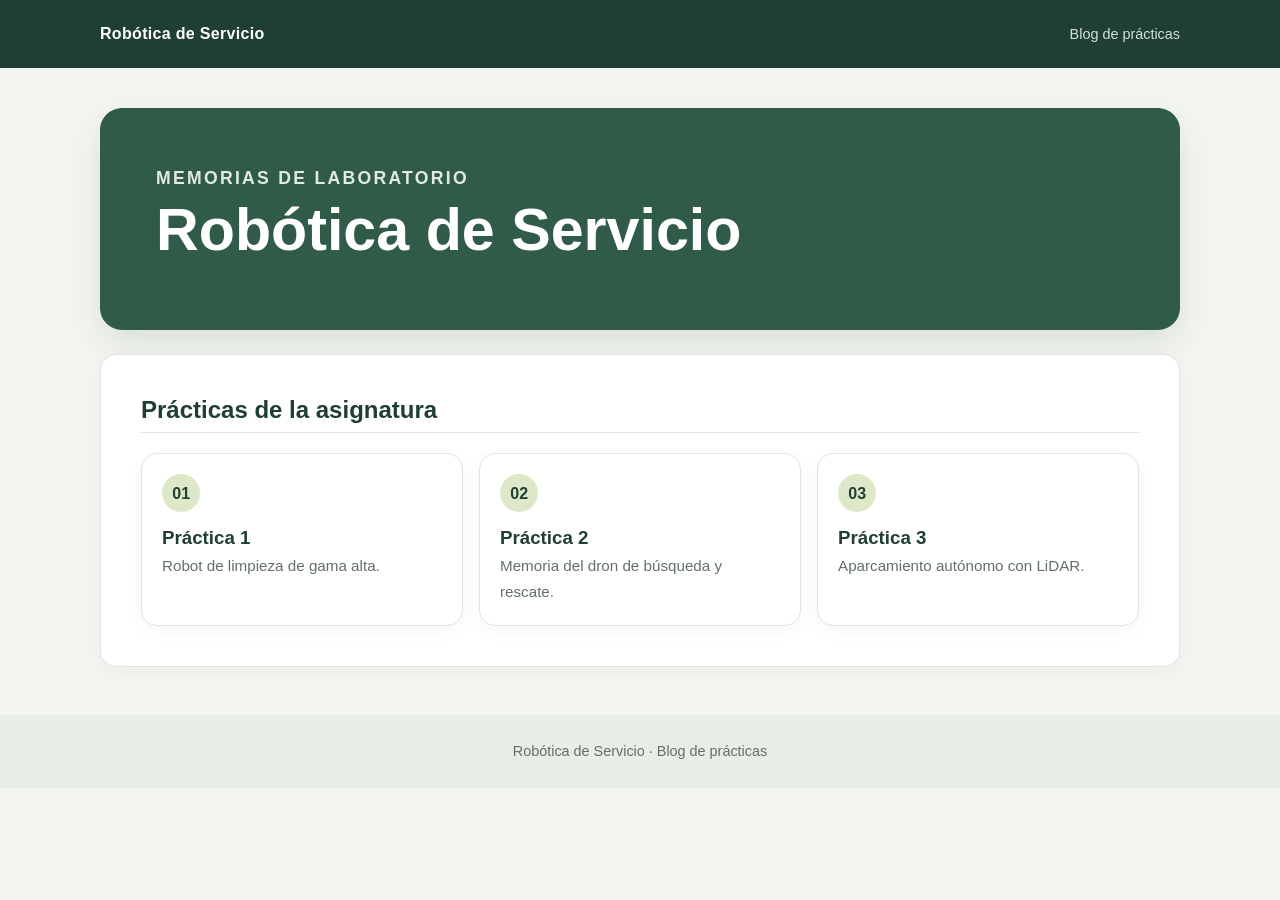
<file: index.html>
<!DOCTYPE html>
<html lang="es">

<head>
    <meta charset="UTF-8">
    <meta name="viewport" content="width=device-width, initial-scale=1">
    <meta name="description" content="Blog de las prácticas de Robótica de Servicio.">
    <title>Robótica de Servicio | Blog de prácticas</title>
    <link rel="stylesheet" href="style.css">
</head>

<body>
    <header class="site-header">
        <nav class="site-nav" aria-label="Navegación principal">
            <a class="site-brand" href="./">Robótica de Servicio</a>
            <span class="nav-note">Blog de prácticas</span>
        </nav>
    </header>

    <main class="container home-container">
        <section class="hero" aria-labelledby="titulo-principal">
            <p class="eyebrow">Memorias de laboratorio</p>
            <h1 id="titulo-principal">Robótica de Servicio</h1>
        </section>

        <section class="content-card" aria-labelledby="practicas">
            <h2 id="practicas">Prácticas de la asignatura</h2>
            

            <ul class="practice-list">
                <li>
                    <a class="practice-card" href="p1/">
                        <span class="practice-number" aria-hidden="true">01</span>
                        <h3>Práctica 1</h3>
                        <p>Robot de limpieza de gama alta.</p>
                    </a>
                </li>
                <li>
                    <a class="practice-card" href="p2/">
                        <span class="practice-number" aria-hidden="true">02</span>
                        <h3>Práctica 2</h3>
                        <p>Memoria del dron de búsqueda y rescate.</p>
                    </a>
                </li>
                <li>
                    <a class="practice-card" href="p3/">
                        <span class="practice-number" aria-hidden="true">03</span>
                        <h3>Práctica 3</h3>
                        <p>Aparcamiento autónomo con LiDAR.</p>
                    </a>
                </li>
            </ul>
        </section>
    </main>

    <footer class="site-footer">Robótica de Servicio · Blog de prácticas</footer>
</body>

</html>
</file>
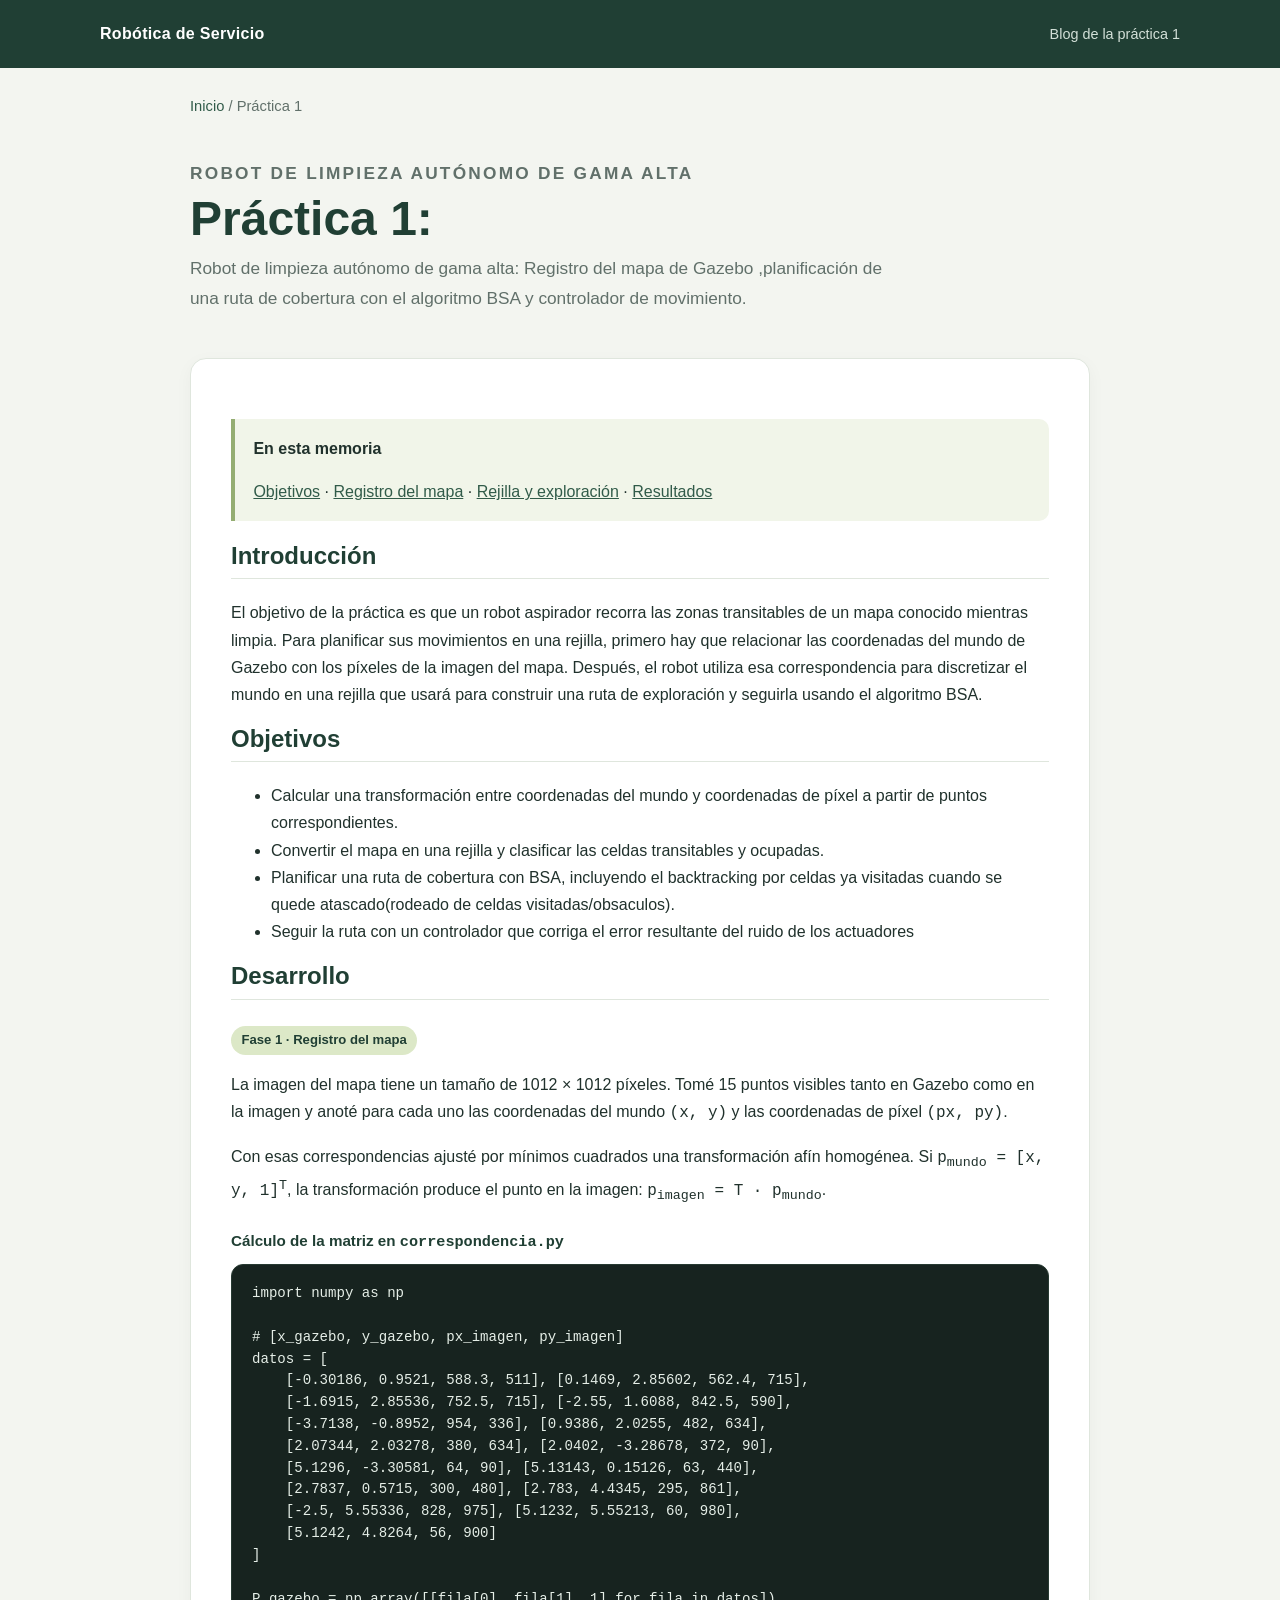
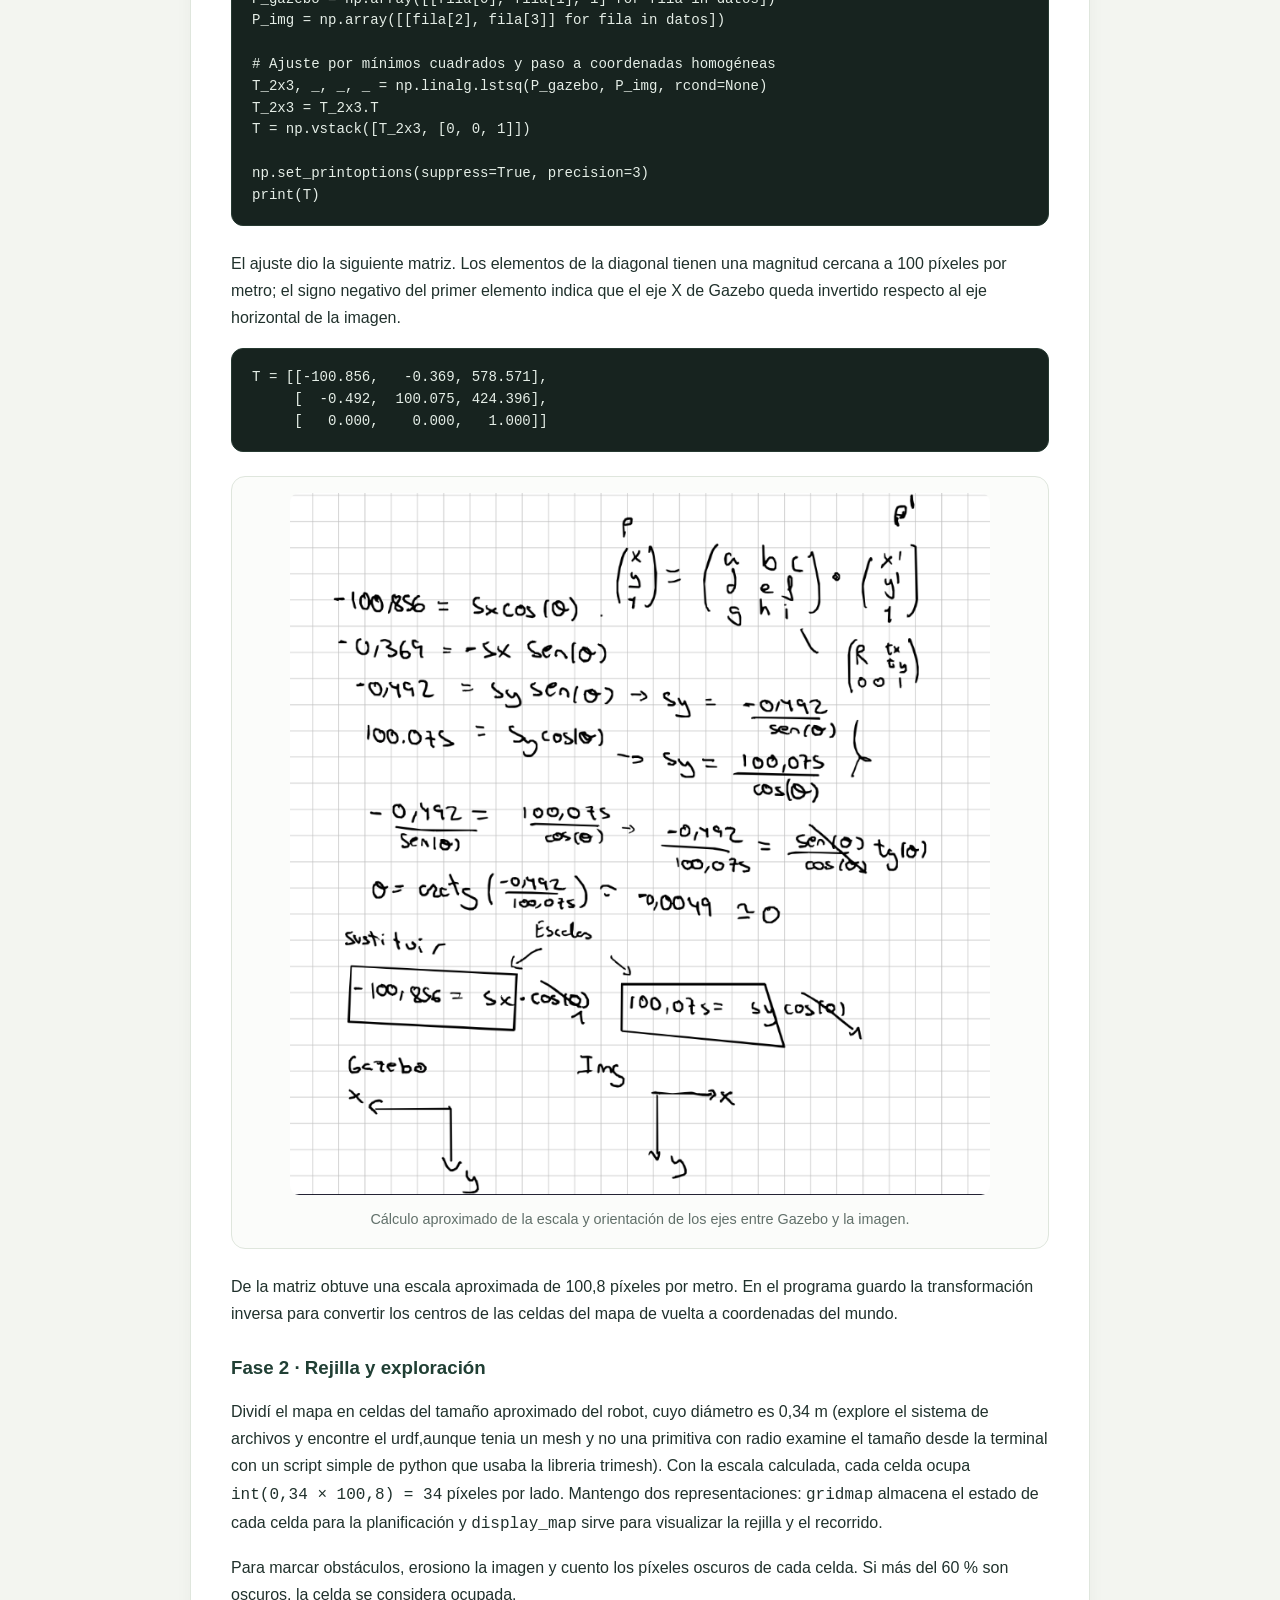
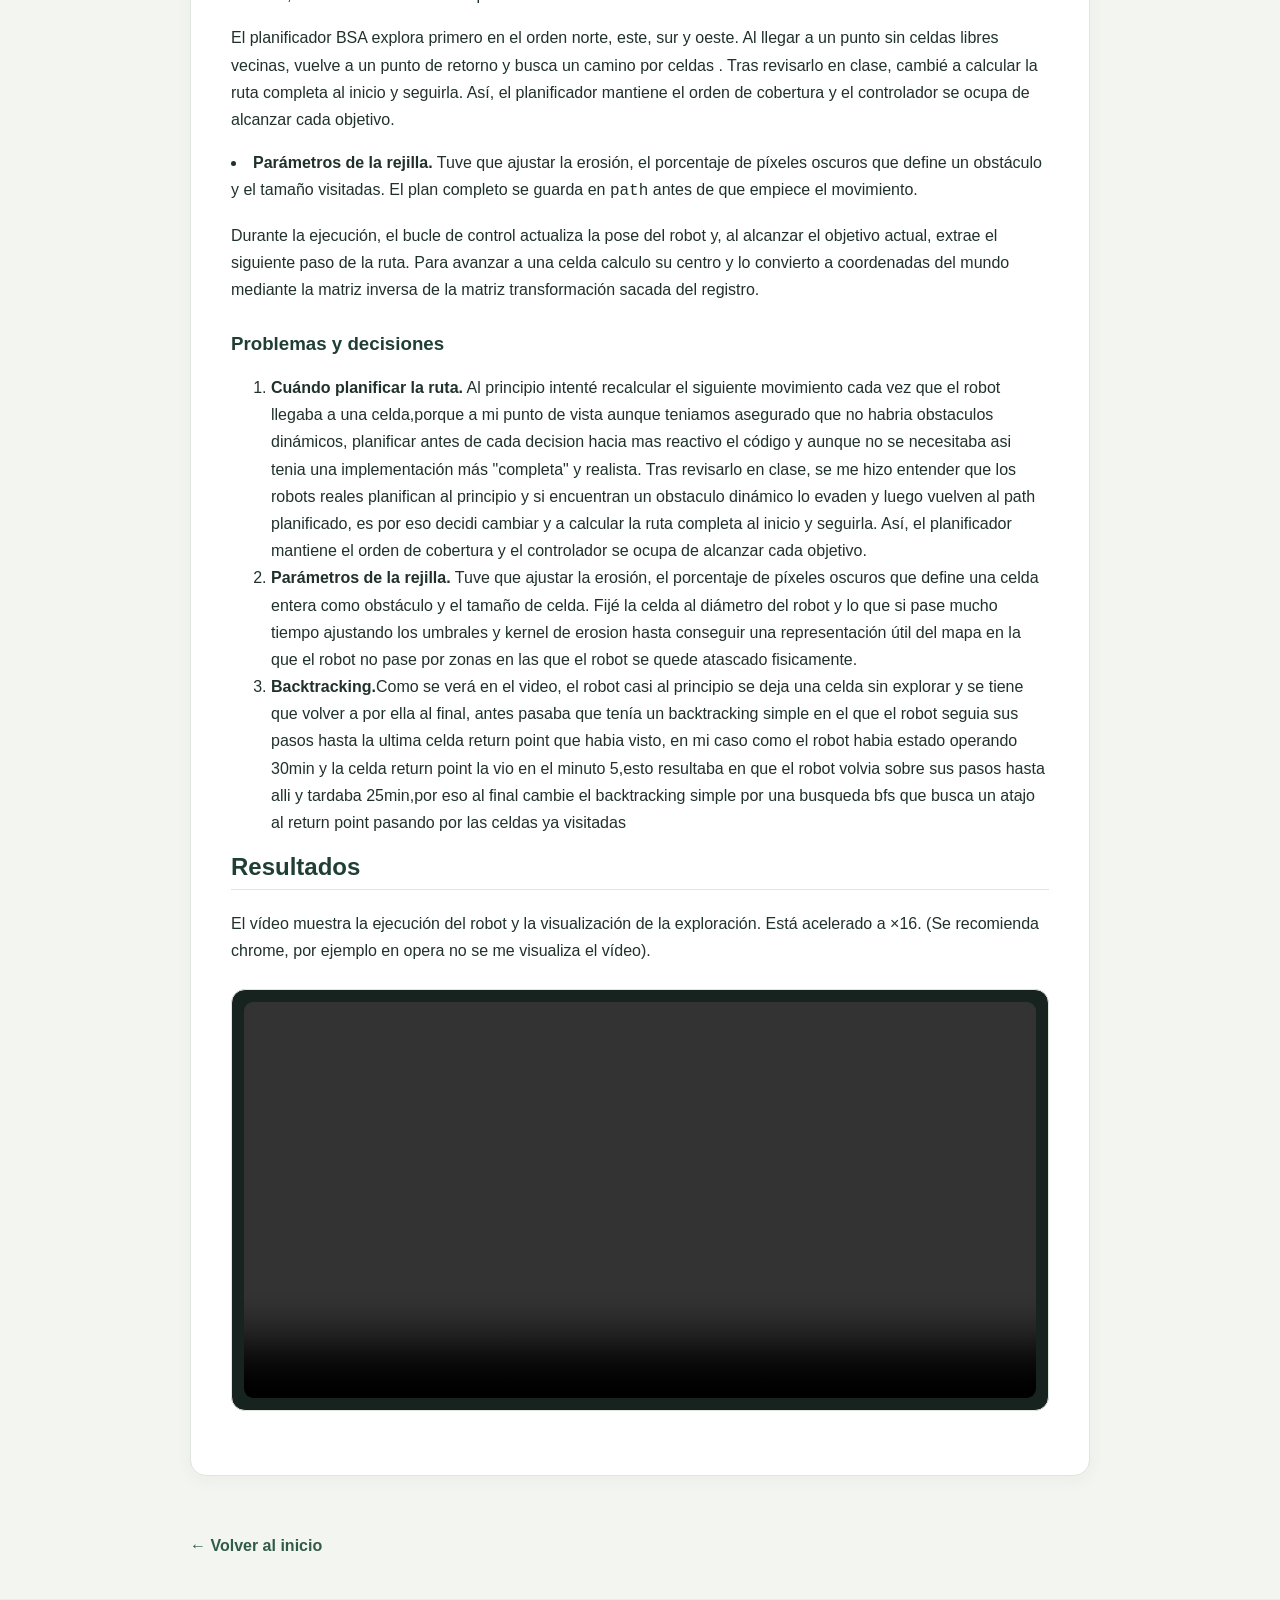
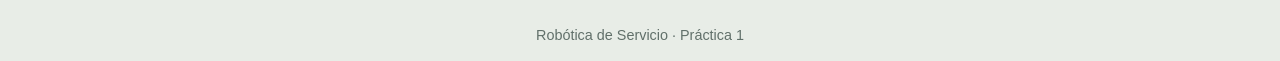
<file: p1/index.html>
<!DOCTYPE html>
<html lang="es">

<head>
    <meta charset="UTF-8">
    <meta name="viewport" content="width=device-width, initial-scale=1">
    <meta name="description" content="Memoria de la práctica 1 de Robótica de Servicio">
    <title>Práctica 1 | Robótica de Servicio</title>
    <link rel="stylesheet" href="../style.css">
</head>

<body>
    <header class="site-header">
        <nav class="site-nav" aria-label="Navegación principal">
            <a class="site-brand" href="../">Robótica de Servicio</a>
            <span class="nav-note">Blog de la práctica 1</span>
        </nav>
    </header>

    <main class="container">
        <p class="breadcrumb"><a href="../">Inicio</a> / Práctica 1</p>

        <header class="page-hero">
            <p class="eyebrow">Robot de limpieza autónomo de gama alta</p>
            <h1>Práctica 1:</h1>
            <p>Robot de limpieza autónomo de gama alta: Registro del mapa de Gazebo ,planificación de una ruta de cobertura con el algoritmo BSA y controlador de movimiento.</p>
        </header>

        <article class="content-card">
            <nav class="callout" aria-label="Contenido de la memoria">
                <strong>En esta memoria</strong>
                <p><a href="#objetivos">Objetivos</a> · <a href="#registro">Registro del mapa</a> · <a href="#exploracion">Rejilla y exploración</a> · <a href="#resultados">Resultados</a></p>
            </nav>

            <section aria-labelledby="introduccion">
                <h2 id="introduccion">Introducción</h2>
                <p>El objetivo de la práctica es que un robot aspirador recorra las zonas transitables de un mapa conocido mientras limpia. Para planificar sus movimientos en una rejilla, primero hay que relacionar las coordenadas del mundo de Gazebo con los píxeles de la imagen del mapa. Después, el robot utiliza esa correspondencia para discretizar el mundo en una rejilla que usará para construir una ruta de exploración y seguirla usando el algoritmo BSA.</p>
            </section>

            <section id="objetivos" aria-labelledby="titulo-objetivos">
                <h2 id="titulo-objetivos">Objetivos</h2>
                <ul>
                    <li>Calcular una transformación entre coordenadas del mundo y coordenadas de píxel a partir de puntos correspondientes.</li>
                    <li>Convertir el mapa en una rejilla y clasificar las celdas transitables y ocupadas.</li>
                    <li>Planificar una ruta de cobertura con BSA, incluyendo el backtracking por celdas ya visitadas cuando se quede atascado(rodeado de celdas visitadas/obsaculos).</li>
                    <li>Seguir la ruta con un controlador que corriga el error resultante del ruido de los actuadores</li>
                </ul>
            </section>

            <section id="registro" aria-labelledby="titulo-registro">
                <h2 id="titulo-registro">Desarrollo</h2>
                <p class="phase-label">Fase 1 · Registro del mapa</p>
                <p>La imagen del mapa tiene un tamaño de 1012 × 1012 píxeles. Tomé 15 puntos visibles tanto en Gazebo como en la imagen y anoté para cada uno las coordenadas del mundo <code>(x, y)</code> y las coordenadas de píxel <code>(px, py)</code>.</p>

                <p>Con esas correspondencias ajusté por mínimos cuadrados una transformación afín homogénea. Si <code>p<sub>mundo</sub> = [x, y, 1]<sup>T</sup></code>, la transformación produce el punto en la imagen: <code>p<sub>imagen</sub> = T · p<sub>mundo</sub></code>.</p>

                <p class="code-caption">Cálculo de la matriz en <code>correspondencia.py</code></p>
                <pre><code>import numpy as np

# [x_gazebo, y_gazebo, px_imagen, py_imagen]
datos = [
    [-0.30186, 0.9521, 588.3, 511], [0.1469, 2.85602, 562.4, 715],
    [-1.6915, 2.85536, 752.5, 715], [-2.55, 1.6088, 842.5, 590],
    [-3.7138, -0.8952, 954, 336], [0.9386, 2.0255, 482, 634],
    [2.07344, 2.03278, 380, 634], [2.0402, -3.28678, 372, 90],
    [5.1296, -3.30581, 64, 90], [5.13143, 0.15126, 63, 440],
    [2.7837, 0.5715, 300, 480], [2.783, 4.4345, 295, 861],
    [-2.5, 5.55336, 828, 975], [5.1232, 5.55213, 60, 980],
    [5.1242, 4.8264, 56, 900]
]

P_gazebo = np.array([[fila[0], fila[1], 1] for fila in datos])
P_img = np.array([[fila[2], fila[3]] for fila in datos])

# Ajuste por mínimos cuadrados y paso a coordenadas homogéneas
T_2x3, _, _, _ = np.linalg.lstsq(P_gazebo, P_img, rcond=None)
T_2x3 = T_2x3.T
T = np.vstack([T_2x3, [0, 0, 1]])

np.set_printoptions(suppress=True, precision=3)
print(T)</code></pre>

                <p>El ajuste dio la siguiente matriz. Los elementos de la diagonal tienen una magnitud cercana a 100 píxeles por metro; el signo negativo del primer elemento indica que el eje X de Gazebo queda invertido respecto al eje horizontal de la imagen.</p>

                <pre><code>T = [[-100.856,   -0.369, 578.571],
     [  -0.492,  100.075, 424.396],
     [   0.000,    0.000,   1.000]]</code></pre>

                <figure class="figure-card">
                    <img src="resources/calculo_escala.png" alt="Apuntes del cálculo de la escala y la orientación a partir de la matriz de transformación">
                    <figcaption>Cálculo aproximado de la escala y orientación de los ejes entre Gazebo y la imagen.</figcaption>
                </figure>

                <p>De la matriz obtuve una escala aproximada de 100,8 píxeles por metro. En el programa guardo la transformación inversa para convertir los centros de las celdas del mapa de vuelta a coordenadas del mundo.</p>
               
            </section>

            <section id="exploracion" aria-labelledby="titulo-exploracion">
                <h3 id="titulo-exploracion">Fase 2 · Rejilla y exploración</h3>
                <p>Dividí el mapa en celdas del tamaño aproximado del robot, cuyo diámetro es 0,34 m (explore el sistema de archivos y encontre el urdf,aunque tenia un mesh y no una primitiva con radio examine el tamaño desde la terminal con un script simple de python que usaba la libreria trimesh). Con la escala calculada, cada celda ocupa <code>int(0,34 × 100,8) = 34</code> píxeles por lado. Mantengo dos representaciones: <code>gridmap</code> almacena el estado de cada celda para la planificación y <code>display_map</code> sirve para visualizar la rejilla y el recorrido.</p>

                <p>Para marcar obstáculos, erosiono la imagen y cuento los píxeles oscuros de cada celda. Si más del 60 % son oscuros, la celda se considera ocupada.</p>
                
                <p>El planificador BSA explora primero en el orden norte, este, sur y oeste. Al llegar a un punto sin celdas libres vecinas, vuelve a un punto de retorno y busca un camino por celdas . Tras revisarlo en clase, cambié a calcular la ruta completa al inicio y seguirla. Así, el planificador mantiene el orden de cobertura y el controlador se ocupa de alcanzar cada objetivo.</li>
                    <li><strong>Parámetros de la rejilla.</strong> Tuve que ajustar la erosión, el porcentaje de píxeles oscuros que define un obstáculo y el tamaño visitadas. El plan completo se guarda en <code>path</code> antes de que empiece el movimiento.</p>
                
                <p>Durante la ejecución, el bucle de control actualiza la pose del robot y, al alcanzar el objetivo actual, extrae el siguiente paso de la ruta. Para avanzar a una celda calculo su centro y lo convierto a coordenadas del mundo mediante la matriz inversa de la matriz transformación sacada del registro.</p>
            </section>

            <section aria-labelledby="problemas">
                <h3 id="problemas">Problemas y decisiones</h3>
                <ol>
                    <li><strong>Cuándo planificar la ruta.</strong> Al principio intenté recalcular el siguiente movimiento cada vez que el robot llegaba a una celda,porque a mi punto de vista aunque teniamos asegurado que no habria obstaculos dinámicos, planificar antes de cada decision hacia mas reactivo el código y aunque no se necesitaba asi tenia una implementación más "completa" y realista. Tras revisarlo en clase, se me hizo entender que los robots reales planifican al principio y si encuentran un obstaculo dinámico lo evaden y luego vuelven al path planificado, es por eso decidi cambiar y a calcular la ruta completa al inicio y seguirla. Así, el planificador mantiene el orden de cobertura y el controlador se ocupa de alcanzar cada objetivo.</li>
                    <li><strong>Parámetros de la rejilla.</strong> Tuve que ajustar la erosión, el porcentaje de píxeles oscuros que define una celda entera como obstáculo y el tamaño de celda. Fijé la celda al diámetro del robot y lo que si pase mucho tiempo ajustando los umbrales y kernel de erosion hasta conseguir una representación útil del mapa en la que el robot no pase por zonas en las que el robot se quede atascado fisicamente.</li>
                    <li><strong>Backtracking.</strong>Como se verá en el video, el robot casi al principio se deja una celda sin explorar y se tiene que volver a por ella al final, antes pasaba que tenía un backtracking simple en el que el robot seguia sus pasos hasta la ultima celda return point que habia visto, en mi caso como el robot habia estado operando 30min y  la celda return point la vio en el minuto 5,esto resultaba en que el robot volvia sobre sus pasos hasta alli y tardaba 25min,por eso al final cambie el backtracking simple por una busqueda bfs que busca un atajo al return point pasando por las celdas ya visitadas</li>
                </ol>
            </section>

            <section id="resultados" aria-labelledby="titulo-resultados">
                <h2 id="titulo-resultados">Resultados</h2>
                <p>El vídeo muestra la ejecución del robot y la visualización de la exploración. Está acelerado a ×16. (Se recomienda chrome, por ejemplo en opera no se me visualiza el vídeo).</p>
                <figure class="figure-card video-card">
                    <video controls preload="metadata" playsinline>
                        <source src="resources/rob_servicio_p1_justodariovalverde.mp4" type="video/mp4">
                        Tu navegador no puede reproducir este vídeo. Puedes abrir el archivo <a href="resources/rob_servicio_p1_justodariovalverde.mp4">aquí</a>.
                    </video>
                </figure>
            </section>

        </article>

        <a class="back-link" href="../">← Volver al inicio</a>
    </main>

    <footer class="site-footer">Robótica de Servicio · Práctica 1</footer>
</body>

</html>
</file>
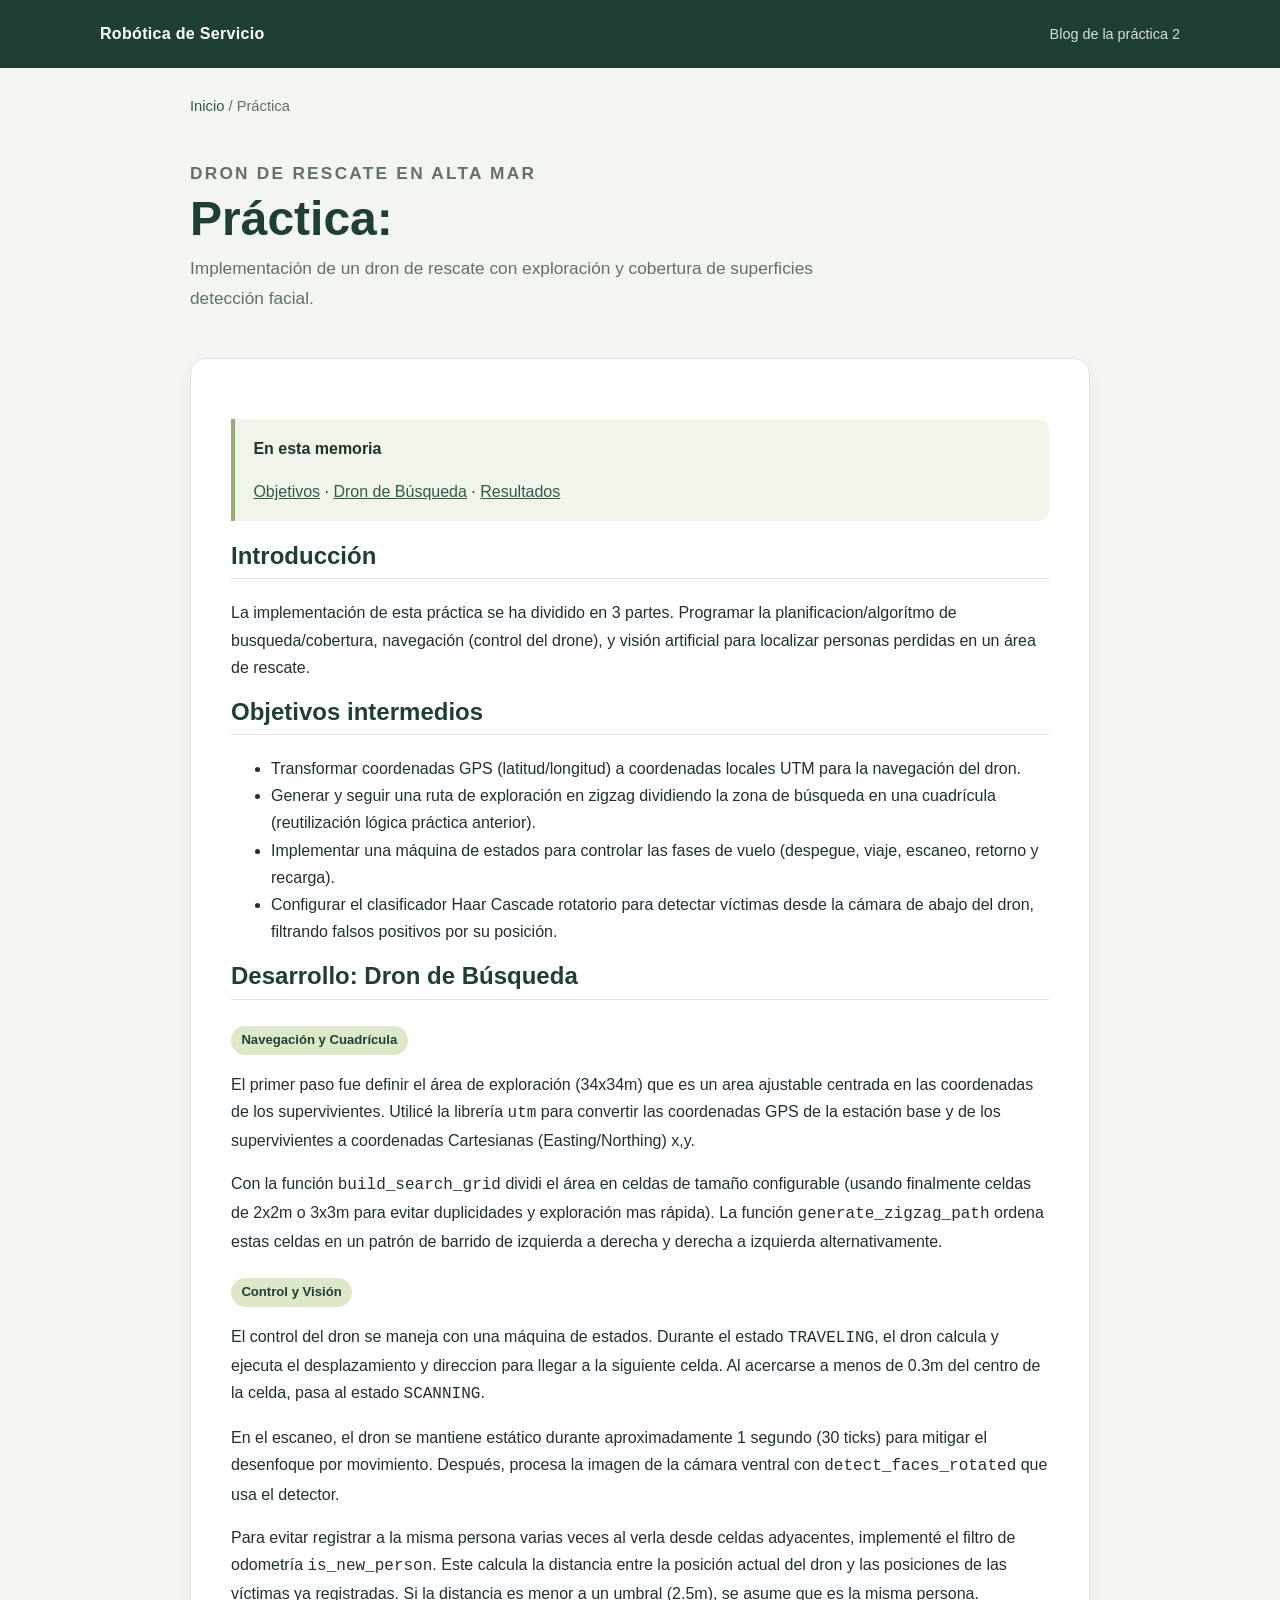
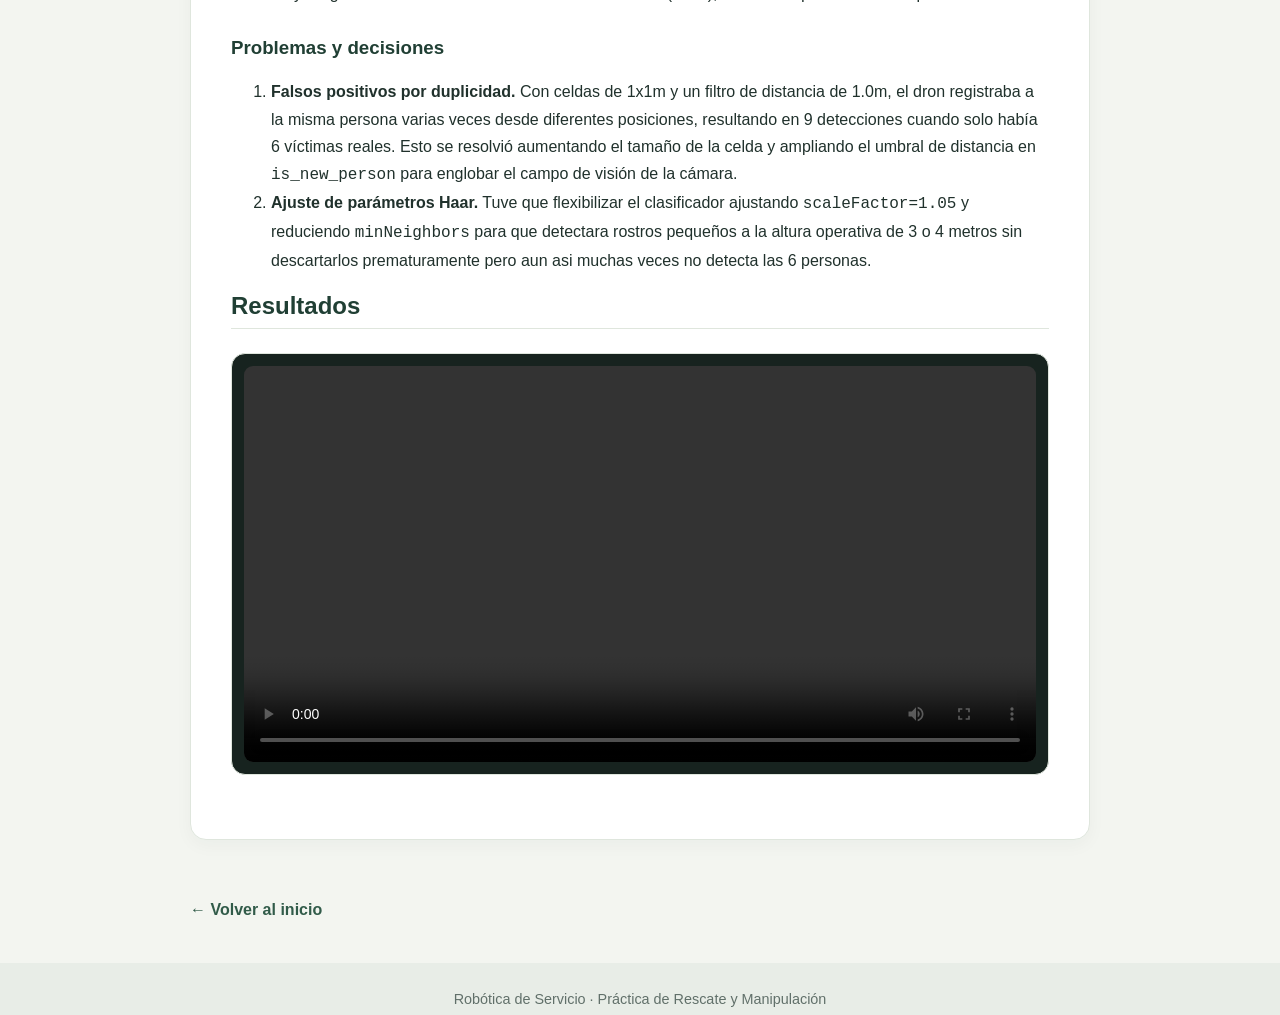
<file: p2/index.html>
<!DOCTYPE html>
<html lang="es">

<head>
    <meta charset="UTF-8">
    <meta name="viewport" content="width=device-width, initial-scale=1">
    <meta name="description" content="Memoria de la práctica de Robótica: Dron de Búsqueda y Rescate">
    <title>Práctica | Robótica de Servicio</title>
    <link rel="stylesheet" href="../style.css">
</head>

<body>
    <header class="site-header">
        <nav class="site-nav" aria-label="Navegación principal">
            <a class="site-brand" href="../">Robótica de Servicio</a>
            <span class="nav-note">Blog de la práctica 2</span>
        </nav>
    </header>

    <main class="container">
        <p class="breadcrumb"><a href="../">Inicio</a> / Práctica</p>

        <header class="page-hero">
            <p class="eyebrow">Dron de Rescate en alta mar</p>
            <h1>Práctica:</h1>
            <p>Implementación de un dron de rescate con exploración y cobertura de superficies detección facial.</p>
        </header>

        <article class="content-card">
            <nav class="callout" aria-label="Contenido">
                <strong>En esta memoria</strong>
                <p><a href="#objetivos">Objetivos</a> · <a href="#dron-rescate">Dron de Búsqueda</a> </a> · <a href="#resultados">Resultados</a></p>
            </nav>

            <section aria-labelledby="introduccion">
                <h2 id="introduccion">Introducción</h2>
                <p>La implementación de esta práctica se ha dividido en 3 partes. Programar la planificacion/algorítmo de busqueda/cobertura, navegación (control del drone), y visión artificial para localizar personas perdidas en un área de rescate.</p>
            </section>

            <section id="objetivos" aria-labelledby="titulo-objetivos">
                <h2 id="titulo-objetivos">Objetivos intermedios</h2>
                <ul>
                    <li>Transformar coordenadas GPS (latitud/longitud) a coordenadas locales UTM para la navegación del dron.</li>
                    <li>Generar y seguir una ruta de exploración en zigzag  dividiendo la zona de búsqueda en una cuadrícula (reutilización lógica práctica anterior).</li>
                    <li>Implementar una máquina de estados para controlar las fases de vuelo (despegue, viaje, escaneo, retorno y recarga).</li>
                    <li>Configurar el clasificador Haar Cascade rotatorio para detectar víctimas desde la cámara de abajo del dron, filtrando falsos positivos por su posición.</li>
                </ul>
            </section>

            <section id="dron-rescate" aria-labelledby="titulo-dron">
                <h2 id="titulo-dron">Desarrollo: Dron de Búsqueda</h2>
                <p class="phase-label">Navegación y Cuadrícula</p>
                <p>El primer paso fue definir el área de exploración (34x34m) que es un area ajustable centrada en las coordenadas de los supervivientes. Utilicé la librería <code>utm</code> para convertir las coordenadas GPS de la estación base y de los supervivientes a coordenadas Cartesianas (Easting/Northing) x,y.</p>
                <p>Con la función <code>build_search_grid</code>  dividi el área en celdas de tamaño configurable (usando finalmente celdas de 2x2m o 3x3m para evitar duplicidades y exploración mas rápida). La función <code>generate_zigzag_path</code> ordena estas celdas en un patrón de barrido de izquierda a derecha y derecha a izquierda alternativamente.</p>
                <p class="phase-label">Control y Visión</p>
                <p>El control del dron se maneja con una máquina de estados. Durante el estado <code>TRAVELING</code>, el dron calcula y ejecuta el desplazamiento y direccion para llegar a la siguiente celda. Al acercarse a menos de 0.3m del centro de la celda, pasa al estado <code>SCANNING</code>.</p>
                <p>En el escaneo, el dron se mantiene estático durante aproximadamente 1 segundo (30 ticks) para mitigar el desenfoque por movimiento. Después, procesa la imagen de la cámara ventral con <code>detect_faces_rotated</code> que usa el detector.</p>
                <p>Para evitar registrar a la misma persona varias veces al verla desde celdas adyacentes, implementé el filtro de odometría <code>is_new_person</code>. Este calcula la distancia entre la posición actual del dron y las posiciones de las víctimas ya registradas. Si la distancia es menor a un umbral (2.5m), se asume que es la misma persona.</p>
            </section>


            <section aria-labelledby="problemas">
                <h3 id="problemas">Problemas y decisiones</h3>
                <ol>
                    <li><strong>Falsos positivos por duplicidad.</strong> Con celdas de 1x1m y un filtro de distancia de 1.0m, el dron registraba a la misma persona varias veces desde diferentes posiciones, resultando en 9 detecciones cuando solo había 6 víctimas reales. Esto se resolvió aumentando el tamaño de la celda y ampliando el umbral de distancia en <code>is_new_person</code> para englobar el campo de visión de la cámara.</li>
                    <li><strong>Ajuste de parámetros Haar.</strong> Tuve que flexibilizar el clasificador ajustando <code>scaleFactor=1.05</code> y reduciendo <code>minNeighbors</code> para que detectara rostros pequeños a la altura operativa de 3 o 4 metros sin descartarlos prematuramente pero aun asi muchas veces no detecta las 6 personas.</li>
                </ol>
            </section>

            <section id="resultados" aria-labelledby="titulo-resultados">
                <h2 id="titulo-resultados">Resultados</h2>
                
                <figure class="figure-card video-card">
                    <video controls preload="metadata" playsinline>
                        <source src="resources/demo.mp4" type="video/mp4">
                        Si tu navegador no puede reproducir este vídeo. Puedes abrir el archivo <a href="resources/rob_servicio_p1_justodariovalverde.mp4">aquí</a>.
                    </video>
                </figure>
            </section>

        </article>

        <a class="back-link" href="../">← Volver al inicio</a>
    </main>

    <footer class="site-footer">Robótica de Servicio · Práctica de Rescate y Manipulación</footer>
</body>

</html>
</file>
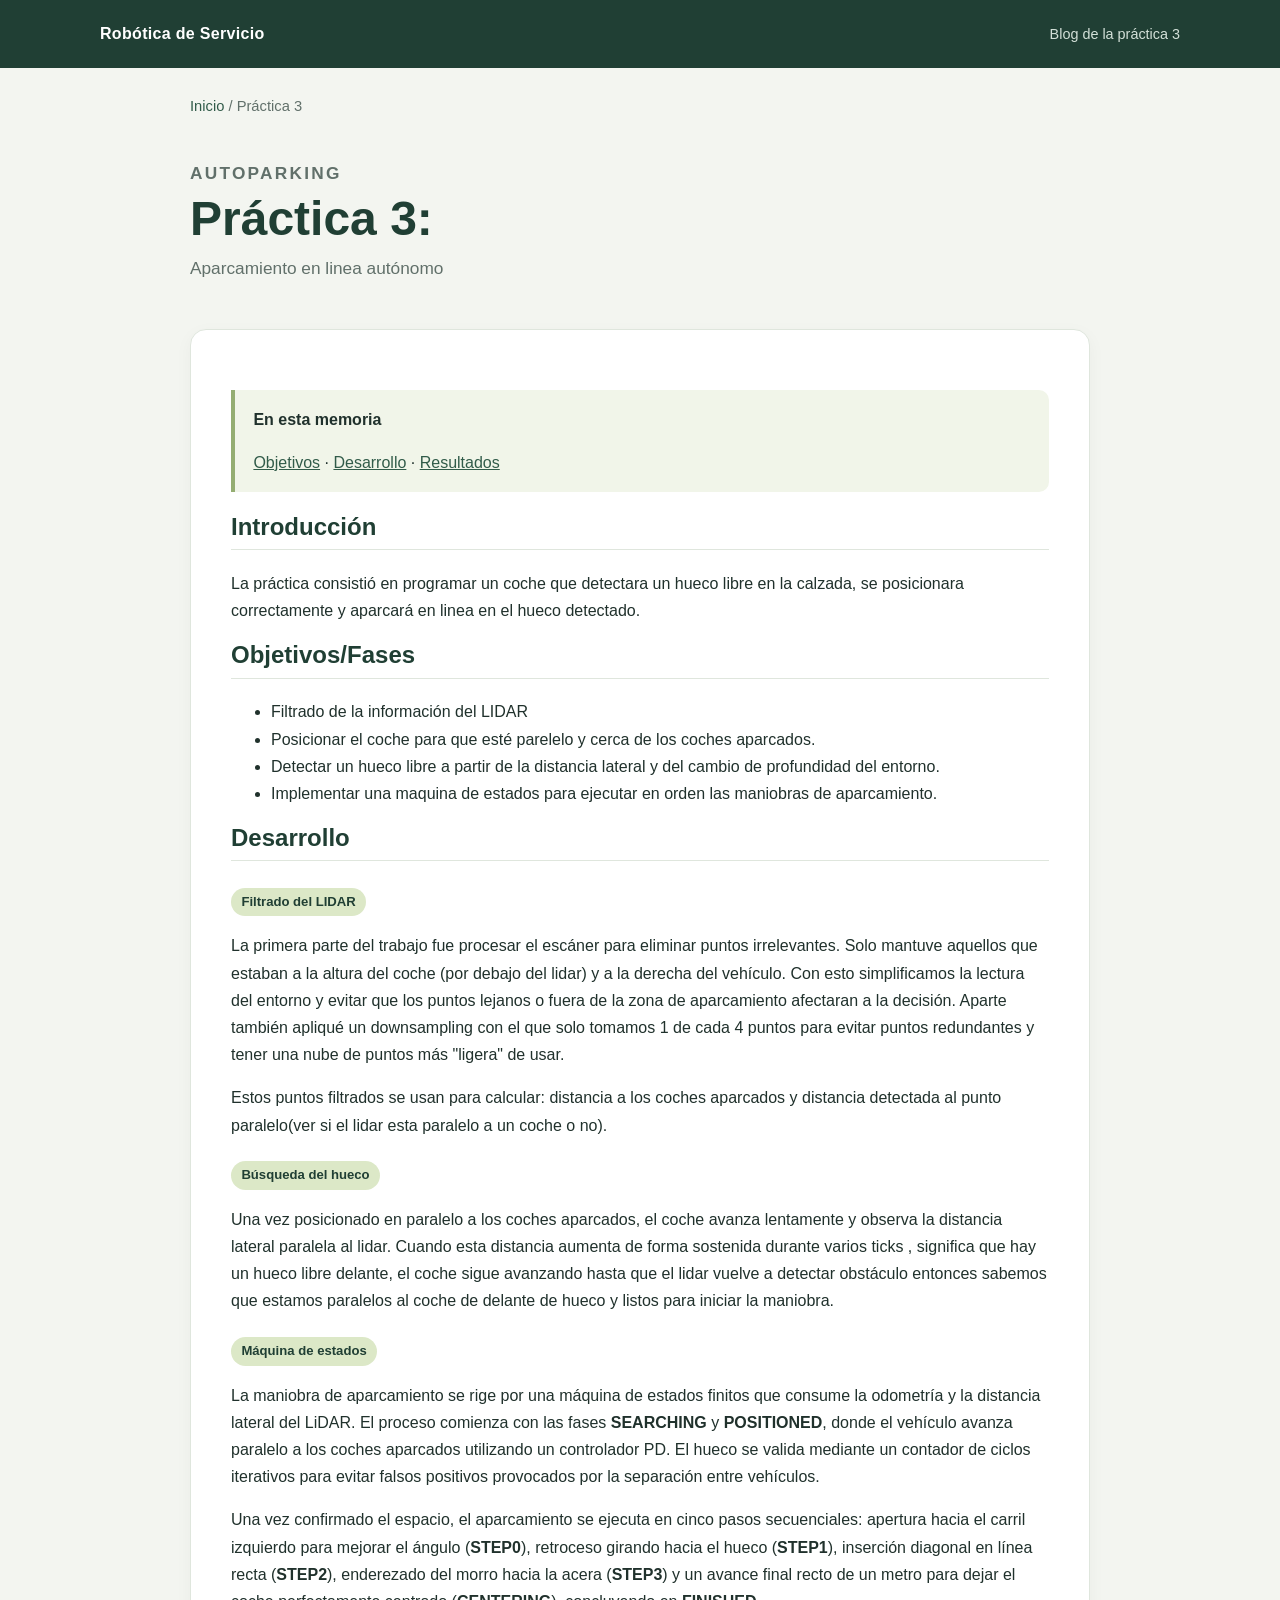
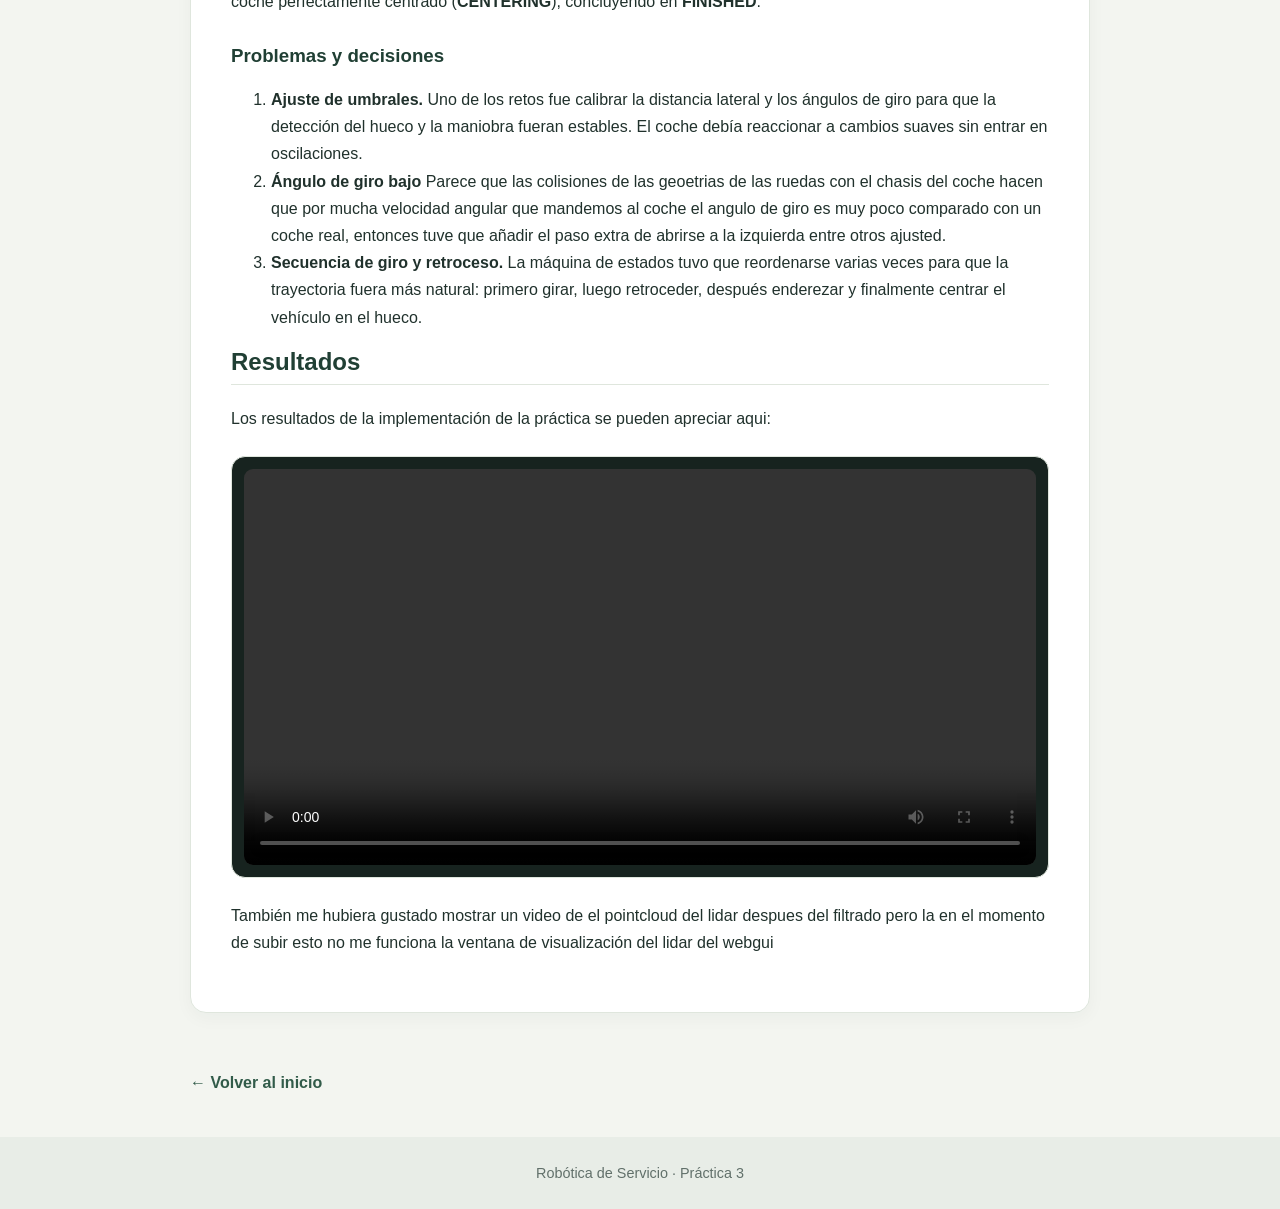
<file: p3/index.html>
<!DOCTYPE html>
<html lang="es">

<head>
    <meta charset="UTF-8">
    <meta name="viewport" content="width=device-width, initial-scale=1">
    <meta name="description" content="Memoria de la práctica 3 de Robótica de Servicio">
    <title>Práctica 3 | Robótica de Servicio</title>
    <link rel="stylesheet" href="../style.css">
</head>

<body>
    <header class="site-header">
        <nav class="site-nav" aria-label="Navegación principal">
            <a class="site-brand" href="../">Robótica de Servicio</a>
            <span class="nav-note">Blog de la práctica 3</span>
        </nav>
    </header>

    <main class="container">
        <p class="breadcrumb"><a href="../">Inicio</a> / Práctica 3</p>

        <header class="page-hero">
            <p class="eyebrow">Autoparking</p>
            <h1>Práctica 3:</h1>
            <p>Aparcamiento en linea autónomo</p>
        </header>

        <article class="content-card">
            <nav class="callout" aria-label="Contenido">
                <strong>En esta memoria</strong>
                <p><a href="#objetivos">Objetivos</a> · <a href="#desarrollo">Desarrollo</a> · <a href="#resultados">Resultados</a></p>
            </nav>

            <section aria-labelledby="introduccion">
                <h2 id="introduccion">Introducción</h2>
                <p>La práctica consistió en programar un coche que detectara un hueco libre en la calzada, se posicionara correctamente y aparcará en linea en el hueco detectado.</p>
            </section>

            <section id="objetivos" aria-labelledby="titulo-objetivos">
                <h2 id="titulo-objetivos">Objetivos/Fases</h2>
                <ul>
                    <li>Filtrado de la información del LIDAR</li>
                    <li>Posicionar el coche para que esté parelelo y cerca de los coches aparcados.</li>
                    <li>Detectar un hueco libre a partir de la distancia lateral y del cambio de profundidad del entorno.</li>
                    <li>Implementar una maquina de estados para ejecutar en orden las maniobras de aparcamiento.</li>
                </ul>
            </section>

            <section id="desarrollo" aria-labelledby="titulo-desarrollo">
                <h2 id="titulo-desarrollo">Desarrollo</h2>

                <p class="phase-label">Filtrado del LIDAR</p>
                <p>La primera parte del trabajo fue procesar el escáner para eliminar puntos irrelevantes. Solo mantuve aquellos que estaban a la altura del coche (por debajo del lidar) y  a la derecha del vehículo. Con esto  simplificamos la lectura del entorno y evitar que los puntos lejanos o fuera de la zona de aparcamiento afectaran a la decisión. Aparte también apliqué un downsampling con el que solo tomamos 1  de cada 4 puntos para evitar puntos redundantes y tener una nube de puntos más "ligera" de usar.</p>

                <p>Estos puntos filtrados se usan para calcular: distancia a los coches aparcados y distancia detectada al punto paralelo(ver si el lidar esta paralelo a un coche o no).</p>

                <p class="phase-label">Búsqueda del hueco</p>
                <p>Una vez posicionado en paralelo a los coches aparcados, el coche avanza lentamente y observa la distancia lateral paralela al lidar. Cuando esta distancia aumenta de forma sostenida durante varios ticks , significa que hay un hueco libre delante, el coche sigue avanzando hasta que el lidar vuelve a detectar obstáculo entonces sabemos que estamos paralelos al coche de delante de hueco y listos para iniciar la maniobra.</p>

                <p class="phase-label">Máquina de estados</p>
                <p>La maniobra de aparcamiento se rige por una máquina de estados finitos que consume la odometría y la distancia lateral del LiDAR. El proceso comienza con las fases <b>SEARCHING</b> y <b>POSITIONED</b>, donde el vehículo avanza paralelo a los coches aparcados utilizando un controlador PD. El hueco se valida mediante un contador de ciclos iterativos para evitar falsos positivos provocados por la separación entre vehículos.</p>
                <p>Una vez confirmado el espacio, el aparcamiento se ejecuta en cinco pasos secuenciales: apertura hacia el carril izquierdo para mejorar el ángulo (<b>STEP0</b>), retroceso girando hacia el hueco (<b>STEP1</b>), inserción diagonal en línea recta (<b>STEP2</b>), enderezado del morro hacia la acera (<b>STEP3</b>) y un avance final recto de un metro para dejar el coche perfectamente centrado (<b>CENTERING</b>), concluyendo en <b>FINISHED</b>.</p>

            <section aria-labelledby="problemas">
                <h3 id="problemas">Problemas y decisiones</h3>
                <ol>
                    <li><strong>Ajuste de umbrales.</strong> Uno de los retos fue calibrar la distancia lateral y los ángulos de giro para que la detección del hueco y la maniobra fueran estables. El coche debía reaccionar a cambios suaves sin entrar en oscilaciones.</li>
                    <li><strong>Ángulo de giro bajo</strong> Parece que las colisiones de las geoetrias de las ruedas con el chasis del coche hacen que por mucha velocidad angular que mandemos al coche el angulo de giro es muy poco comparado con un coche real, entonces tuve que añadir el paso extra de abrirse a la izquierda entre otros ajusted.</li>
                    <li><strong>Secuencia de giro y retroceso.</strong> La máquina de estados tuvo que reordenarse varias veces para que la trayectoria fuera más natural: primero girar, luego retroceder, después enderezar y finalmente centrar el vehículo en el hueco.</li>
                </ol>
            </section>

            <section id="resultados" aria-labelledby="titulo-resultados">
                <h2 id="titulo-resultados">Resultados</h2>
                <p>Los resultados de la implementación de la práctica se pueden apreciar aqui:</p>

                <figure class="figure-card video-card">
                    <video controls preload="metadata" playsinline>
                       <source src="resources/autoparking.mp4" type="video/mp4">
                        Si tu navegador no puede reproducir este vídeo. Puedes abrir el archivo <a href="resources/rob_servicio_p1_justodariovalverde.mp4">aquí</a>.
                    </video>
                </figure>
                <p>También me hubiera gustado mostrar un video de el pointcloud del lidar despues del filtrado pero la en el momento de subir esto no me funciona la ventana de visualización del lidar del webgui</p>
            </section>
        </article>

        <a class="back-link" href="../">← Volver al inicio</a>
    </main>

    <footer class="site-footer">Robótica de Servicio · Práctica 3</footer>
</body>

</html>
</file>
<file: style.css>
:root {
    color-scheme: light;
    --ink: #20312c;
    --muted: #61706a;
    --paper: #ffffff;
    --canvas: #f3f5f0;
    --green: #315b49;
    --green-dark: #203f34;
    --lime: #dce8c7;
    --line: #dfe6dd;
    --code: #17231f;
    --accent: #e8b95b;
}

* {
    box-sizing: border-box;
}

html {
    scroll-behavior: smooth;
}

body {
    margin: 0;
    background: var(--canvas);
    color: var(--ink);
    font-family: "Segoe UI", Roboto, Arial, sans-serif;
    font-size: 1rem;
    line-height: 1.7;
}

a {
    color: var(--green);
}

a:hover {
    color: var(--green-dark);
}

.site-header {
    background: var(--green-dark);
    color: #fff;
}

.site-nav {
    width: min(1080px, calc(100% - 2.5rem));
    min-height: 68px;
    margin: 0 auto;
    display: flex;
    align-items: center;
    justify-content: space-between;
    gap: 1rem;
}

.site-nav a {
    color: #fff;
    text-decoration: none;
}

.site-brand {
    font-weight: 750;
    letter-spacing: 0.02em;
}

.nav-note {
    color: #d3e0d8;
    font-size: 0.9rem;
}

.container {
    width: min(900px, calc(100% - 2.5rem));
    margin: 0 auto;
}

.home-container {
    width: min(1080px, calc(100% - 2.5rem));
}

.hero {
    margin: 2.5rem 0 1.5rem;
    padding: clamp(1.7rem, 5vw, 3.5rem);
    border-radius: 22px;
    background: var(--green);
    color: #fff;
    box-shadow: 0 14px 34px #203f341c;
}

.hero h1 {
    max-width: 760px;
    margin: 0.25rem 0 0.75rem;
    font-size: clamp(2.2rem, 6vw, 3.7rem);
    line-height: 1.08;
}

.hero p {
    max-width: 680px;
    margin: 0;
    color: #e1ebe4;
    font-size: 1.1rem;
}

.eyebrow {
    margin: 0;
    color: var(--accent);
    font-size: 0.78rem;
    font-weight: 800;
    letter-spacing: 0.13em;
    text-transform: uppercase;
}

.content-card,
.practice-card,
.media-card {
    border: 1px solid var(--line);
    border-radius: 16px;
    background: var(--paper);
    box-shadow: 0 5px 18px #203f340a;
}

.content-card {
    margin: 1.5rem 0 3rem;
    padding: clamp(1.25rem, 4vw, 2.5rem);
}

.content-card h2,
.content-card h3 {
    color: var(--green-dark);
    line-height: 1.25;
}

.content-card h2 {
    margin-top: 2.2rem;
    padding-bottom: 0.45rem;
    border-bottom: 1px solid var(--line);
}

.content-card h2:first-child {
    margin-top: 0;
}

.content-card h3 {
    margin-top: 1.8rem;
}

.practice-list {
    display: grid;
    grid-template-columns: repeat(auto-fit, minmax(220px, 1fr));
    gap: 1rem;
    margin: 1.25rem 0 0;
    padding: 0;
    list-style: none;
}

.practice-card {
    display: block;
    height: 100%;
    padding: 1.25rem;
    color: var(--ink);
    text-decoration: none;
    transition: transform 160ms ease, border-color 160ms ease, box-shadow 160ms ease;
}

.practice-card[href]:hover {
    transform: translateY(-3px);
    border-color: #a9c3ae;
    box-shadow: 0 10px 24px #203f3415;
}

.practice-card--pending {
    color: var(--muted);
}

.practice-number {
    display: inline-grid;
    width: 2.4rem;
    height: 2.4rem;
    place-items: center;
    border-radius: 50%;
    background: var(--lime);
    color: var(--green-dark);
    font-weight: 800;
}

.practice-card h3 {
    margin: 0.85rem 0 0.25rem;
}

.practice-card p {
    margin: 0;
    color: var(--muted);
    font-size: 0.95rem;
}

.breadcrumb {
    margin: 1.6rem 0 0;
    color: var(--muted);
    font-size: 0.92rem;
}

.breadcrumb a {
    text-decoration: none;
}

.page-hero {
    margin-top: 1rem;
    padding: 1.5rem 0 1.3rem;
}

.page-hero h1 {
    margin: 0.2rem 0 0.5rem;
    color: var(--green-dark);
    font-size: clamp(2.1rem, 5vw, 3rem);
    line-height: 1.15;
}

.page-hero p {
    max-width: 700px;
    margin: 0;
    color: var(--muted);
    font-size: 1.08rem;
}

.phase-label {
    display: inline-block;
    margin: 0.4rem 0 0;
    padding: 0.2rem 0.65rem;
    border-radius: 999px;
    background: var(--lime);
    color: var(--green-dark);
    font-size: 0.82rem;
    font-weight: 700;
}

.callout {
    margin: 1.25rem 0;
    padding: 1rem 1.15rem;
    border-left: 4px solid #94ad72;
    border-radius: 0 10px 10px 0;
    background: #f1f5e9;
}

.callout p:last-child {
    margin-bottom: 0;
}

.figure-card {
    margin: 1.5rem 0;
    padding: 1rem;
    border: 1px solid var(--line);
    border-radius: 14px;
    background: #fbfcfa;
}

.figure-card img,
.figure-card video {
    display: block;
    width: 100%;
    height: auto;
    border-radius: 9px;
}

.figure-card img {
    max-width: 700px;
    margin: 0 auto;
}

figcaption {
    margin-top: 0.75rem;
    color: var(--muted);
    font-size: 0.9rem;
    text-align: center;
}

.code-caption {
    margin: 1.25rem 0 0.5rem;
    color: var(--green-dark);
    font-size: 0.95rem;
    font-weight: 750;
}

pre {
    overflow-x: auto;
    margin: 0.5rem 0 1.5rem;
    padding: 1.15rem 1.25rem;
    border: 1px solid #273a32;
    border-radius: 12px;
    background: var(--code);
    color: #e5eee7;
    font-size: 0.88rem;
    line-height: 1.55;
    tab-size: 4;
}

pre code {
    font-family: "Cascadia Code", "SFMono-Regular", Consolas, monospace;
}

.result-table {
    width: 100%;
    margin: 1rem 0;
    border-collapse: collapse;
}

.result-table th,
.result-table td {
    padding: 0.7rem;
    border-bottom: 1px solid var(--line);
    text-align: left;
}

.result-table th {
    color: var(--green-dark);
}

.video-card {
    padding: 0.75rem;
    background: #17231f;
}

.video-card figcaption {
    color: #e1ebe4;
}

.back-link {
    display: inline-block;
    margin: 0.5rem 0 2.5rem;
    font-weight: 700;
    text-decoration: none;
}

.site-footer {
    padding: 1.5rem 1rem;
    background: #e8ede7;
    color: var(--muted);
    font-size: 0.9rem;
    text-align: center;
}

@media (max-width: 600px) {
    .site-nav,
    .container,
    .home-container {
        width: min(100% - 1.5rem, 900px);
    }

    .nav-note {
        display: none;
    }

    .hero {
        margin-top: 1.25rem;
        border-radius: 16px;
    }

    .content-card {
        border-radius: 13px;
    }

    .result-table th,
    .result-table td {
        padding: 0.55rem 0.35rem;
        font-size: 0.9rem;
    }
}

@media (prefers-reduced-motion: reduce) {
    html {
        scroll-behavior: auto;
    }

    *,
    *::before,
    *::after {
        transition-duration: 0.01ms !important;
    }
}
</file>
